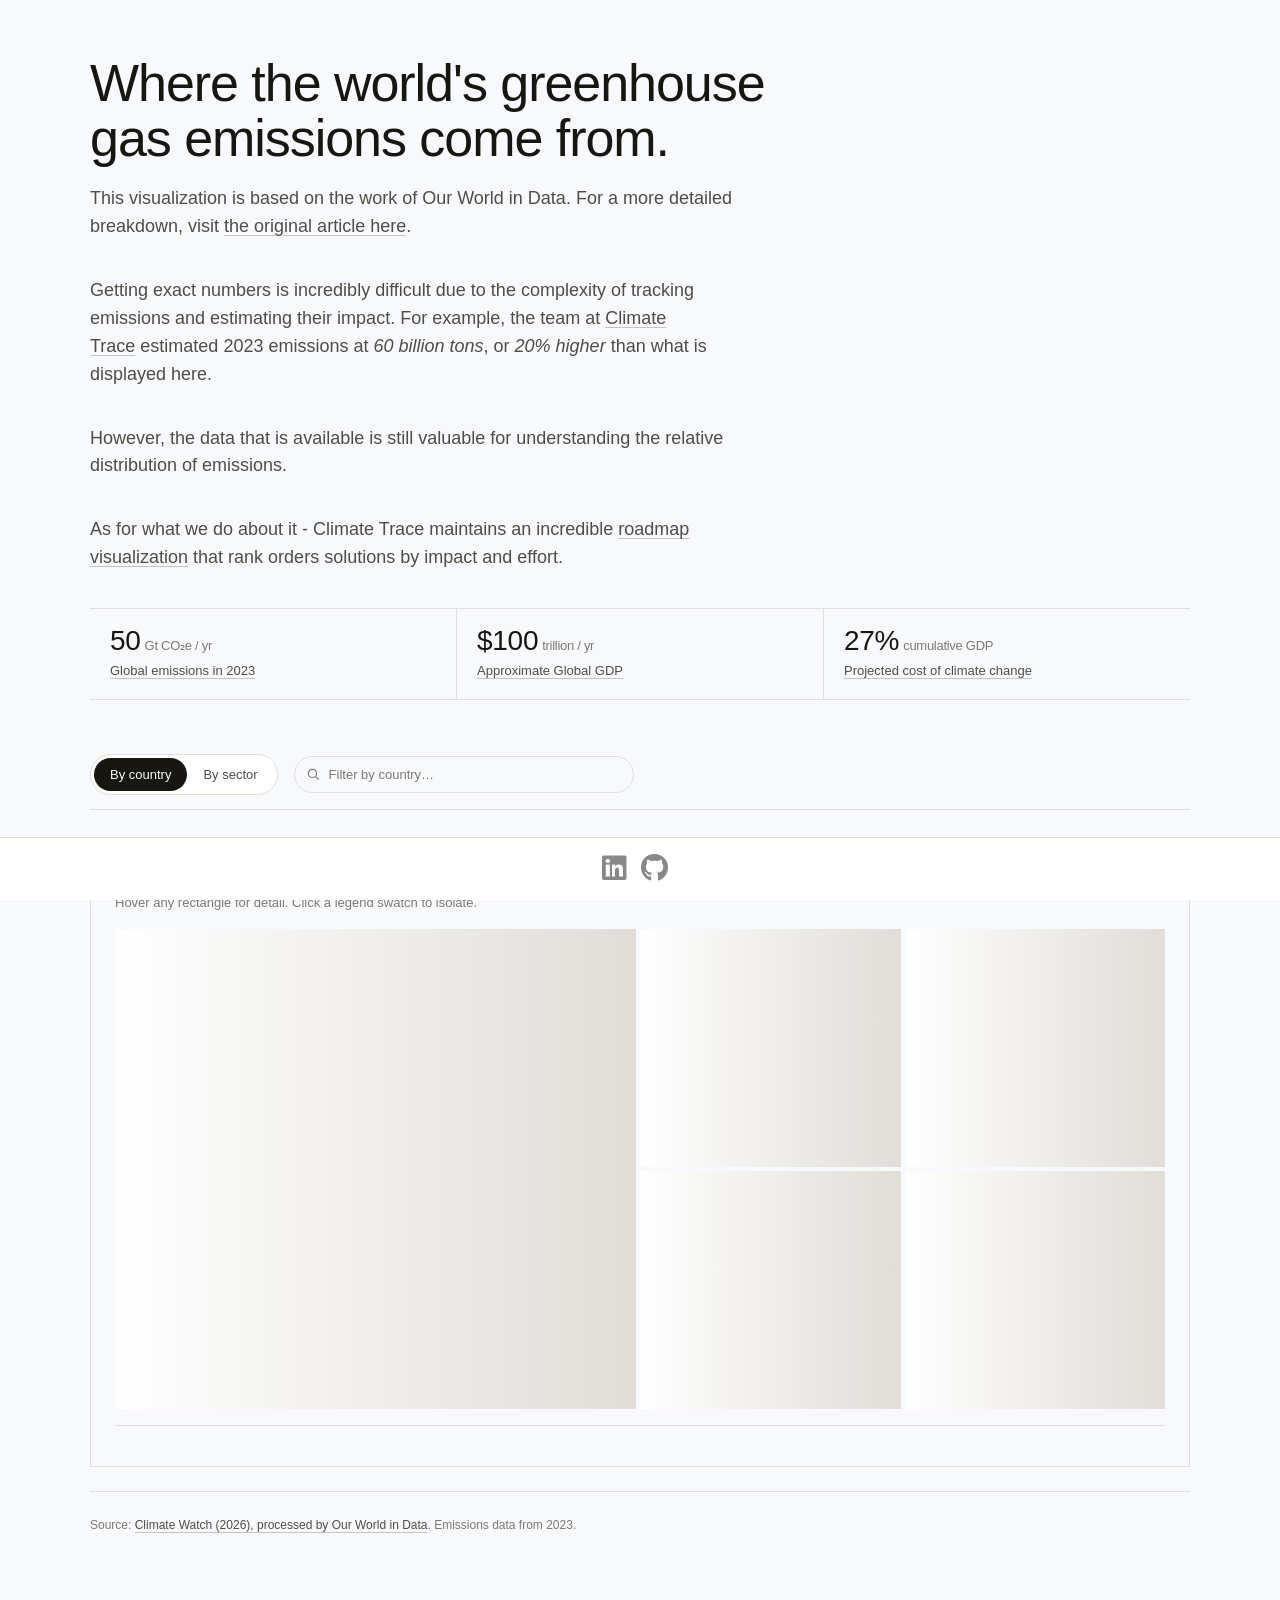
<file: index.html>
<!DOCTYPE html>
<html lang="en">
<head>
<meta charset="utf-8" />
<meta name="viewport" content="width=device-width, initial-scale=1" />
<title>Where the world's emissions come from</title>
<link
  rel="stylesheet"
  href="https://cdnjs.cloudflare.com/ajax/libs/font-awesome/5.15.4/css/all.min.css"
/>
<link rel="icon" href="data:image/svg+xml,<svg xmlns=%22http://www.w3.org/2000/svg%22 viewBox=%220 0 100 100%22><text y=%22.9em%22 font-size=%2290%22>✨</text></svg>">
<script src="https://d3js.org/d3.v7.min.js"></script>
<style>
  :root {
    --bg:        #f8f9fc;
    --surface:   #ffffff;
    --line:      oklch(0.90 0.008 80);
    --line-2:    oklch(0.82 0.01 80);
    --ink:       oklch(0.20 0.01 80);
    --ink-2:     oklch(0.42 0.01 80);
    --ink-3:     oklch(0.58 0.01 80);
    --accent:    oklch(0.58 0.17 35);
    --accent-2:  oklch(0.58 0.17 35 / 0.10);

    /* sector palette — same chroma/lightness, varied hue */
    --c-elec:    oklch(0.62 0.13 35);   /* ember */
    --c-trans:   oklch(0.62 0.13 70);   /* amber */
    --c-mfg:     oklch(0.62 0.13 130);  /* moss */
    --c-ind:     oklch(0.62 0.13 175);  /* teal */
    --c-agri:    oklch(0.62 0.13 220);  /* sky */
    --c-avia:    oklch(0.62 0.13 270);  /* indigo */
    --c-land:    oklch(0.62 0.13 320);  /* plum */
    --c-waste:   oklch(0.62 0.13 5);    /* rust */
    --c-bldg:    oklch(0.55 0.06 60);   /* taupe */
    --c-fugi:    oklch(0.45 0.04 60);   /* graphite */
    --c-other:   oklch(0.70 0.02 80);   /* sand */
  }

  * { box-sizing: border-box; }
  html, body { margin: 0; padding: 0; background: var(--bg); color: var(--ink); }
  body {
    font-family: Arial, Helvetica, sans-serif;
    font-size: 15px;
    line-height: 1.5;
    -webkit-font-smoothing: antialiased;
    text-rendering: optimizeLegibility;
    padding-bottom: 64px; /* room for fixed footer */
  }
  a { color: var(--ink-2); text-decoration: underline; text-decoration-color: var(--line-2); text-underline-offset: 3px; }
  a:hover { color: var(--accent); }

  .page { max-width: 1180px; margin: 0 auto; padding: 56px 40px 80px; }

  /* ---------- Header ---------- */
  .eyebrow {
    font-family: Arial, Helvetica, sans-serif;
    font-size: 12px;
    letter-spacing: 0.12em;
    text-transform: uppercase;
    color: var(--accent);
    margin-bottom: 20px;
    display: flex;
    align-items: center;
    gap: 10px;
  }
  .eyebrow::before {
    content: "";
    width: 24px; height: 1px;
    background: var(--accent);
    display: inline-block;
  }
  h1 {
    font-family: Arial, Helvetica, sans-serif;
    font-weight: 300;
    font-size: 52px;
    line-height: 1.05;
    letter-spacing: -0.02em;
    margin: 0 0 20px;
    text-wrap: balance;
    max-width: 880px;
  }
  h1 em { font-style: italic; color: var(--ink-2); font-weight: 400; }
  .dek {
    font-size: 18px;
    line-height: 1.55;
    color: var(--ink-2);
    max-width: 680px;
    margin: 0 0 36px;
    text-wrap: pretty;
  }

  /* ---------- Stat strip ---------- */
  .stats {
    display: grid;
    grid-template-columns: repeat(3, 1fr);
    gap: 1px;
    background: var(--line);
    border-top: 1px solid var(--line);
    border-bottom: 1px solid var(--line);
    margin: 0 0 40px;
  }
  .stat {
    background: var(--bg);
    padding: 18px 20px;
  }
  .stat .num {
    font-family: Arial, Helvetica, sans-serif;
    font-size: 28px;
    font-weight: 400;
    letter-spacing: -0.01em;
    line-height: 1;
    margin-bottom: 6px;
  }
  .stat .num .unit {
    font-family: Arial, Helvetica, sans-serif;
    font-size: 13px;
    color: var(--ink-3);
    margin-left: 4px;
    font-weight: 400;
  }
  .stat .lbl {
    font-size: 13px;
    color: var(--ink-2);
  }
  .stat .lbl a { color: var(--ink-2); text-decoration: underline; text-decoration-color: var(--line-2); text-underline-offset: 3px; }
  .stat .lbl a:hover { color: var(--accent); }

  /* ---------- Controls ---------- */
  .controls {
    display: flex;
    align-items: center;
    gap: 16px;
    flex-wrap: wrap;
    padding: 14px 0;
    border-bottom: 1px solid var(--line);
    margin-bottom: 28px;
  }
  .ctrl-label {
    font-family: Arial, Helvetica, sans-serif;
    font-size: 11px;
    letter-spacing: 0.08em;
    text-transform: uppercase;
    color: var(--ink-3);
  }

  /* segmented toggle */
  .seg {
    display: inline-flex;
    background: var(--surface);
    border: 1px solid var(--line);
    border-radius: 999px;
    padding: 3px;
    position: relative;
  }
  .seg button {
    appearance: none;
    border: 0;
    background: transparent;
    font: inherit;
    font-size: 13px;
    font-weight: 500;
    color: var(--ink-2);
    padding: 7px 16px;
    border-radius: 999px;
    cursor: pointer;
    transition: color .15s ease;
  }
  .seg button.active {
    background: var(--ink);
    color: var(--bg);
  }
  .seg button:not(.active):hover { color: var(--ink); }
  .seg button:disabled {
    opacity: 0.45;
    cursor: not-allowed;
    color: var(--ink-3);
  }

  /* search */
  .search {
    position: relative;
    flex: 1;
    max-width: 340px;
    min-width: 220px;
  }
  .search svg {
    position: absolute;
    left: 12px; top: 50%;
    transform: translateY(-50%);
    width: 14px; height: 14px;
    color: var(--ink-3);
    pointer-events: none;
  }
  .search input {
    width: 100%;
    appearance: none;
    border: 1px solid var(--line);
    background: var(--bg);
    border-radius: 999px;
    padding: 8px 14px 8px 34px;
    font: inherit;
    font-size: 13px;
    color: var(--ink);
    transition: border-color .15s ease, box-shadow .15s ease;
  }
  .search input:focus {
    outline: none;
    border-color: var(--ink-2);
    box-shadow: 0 0 0 3px var(--accent-2);
  }
  .search input::placeholder { color: var(--ink-3); }

  /* filter chip */
  .chips { display: flex; gap: 8px; align-items: center; flex-wrap: wrap; }
  .chip {
    display: inline-flex;
    align-items: center;
    gap: 6px;
    background: var(--ink);
    color: var(--bg);
    padding: 5px 6px 5px 12px;
    border-radius: 999px;
    font-size: 12px;
    font-weight: 500;
  }
  .chip button {
    appearance: none;
    border: 0;
    background: rgba(255,255,255,0.18);
    color: var(--bg);
    width: 18px; height: 18px;
    border-radius: 50%;
    display: inline-flex;
    align-items: center;
    justify-content: center;
    cursor: pointer;
    line-height: 0;
  }
  .chip button:hover { background: rgba(255,255,255,0.32); }

  /* ---------- Chart frame ---------- */
  .chart-frame {
    border: 1px solid var(--line);
    background: var(--bg);
    padding: 24px;
    margin-bottom: 16px;
    position: relative;
  }
  .chart-meta {
    display: flex;
    justify-content: space-between;
    align-items: baseline;
    margin-bottom: 16px;
    gap: 24px;
    flex-wrap: wrap;
  }
  .chart-title {
    font-family: Arial, Helvetica, sans-serif;
    font-size: 20px;
    font-weight: 500;
    letter-spacing: -0.01em;
  }
  .chart-sub {
    font-size: 13px;
    color: var(--ink-3);
  }
  .chart-total {
    font-family: Arial, Helvetica, sans-serif;
    font-size: 13px;
    color: var(--ink-2);
  }
  .chart-total b { color: var(--ink); font-weight: 500; }

  #viz {
    width: 100%;
    position: relative;
    min-height: 200px;
  }
  #viz svg { display: block; width: 100%; height: auto; }

  .cell {
    cursor: default;
    transition: opacity .15s ease, filter .15s ease;
  }
  .cell.dim { opacity: 0.35; }
  .cell-label {
    fill: #fff;
    font-family: Arial, Helvetica, sans-serif;
    font-size: 11px;
    font-weight: 500;
    pointer-events: none;
    paint-order: stroke;
    stroke: rgba(0,0,0,0.18);
    stroke-width: 0.5px;
  }
  .cell-value {
    fill: rgba(255,255,255,0.78);
    font-family: Arial, Helvetica, sans-serif;
    font-size: 10px;
    pointer-events: none;
  }
  .group-label {
    fill: var(--ink);
    font-family: Arial, Helvetica, sans-serif;
    font-size: 13px;
    font-weight: 600;
    pointer-events: none;
  }

  /* legend */
  .legend {
    display: flex;
    flex-wrap: wrap;
    gap: 6px 18px;
    padding-top: 16px;
    border-top: 1px solid var(--line);
    margin-top: 16px;
  }
  .legend .item {
    display: inline-flex;
    align-items: center;
    gap: 8px;
    font-size: 12px;
    color: var(--ink-2);
    cursor: pointer;
    user-select: none;
  }
  .legend .item:hover { color: var(--ink); }
  .legend .item .sw {
    width: 10px; height: 10px;
    border-radius: 2px;
    flex-shrink: 0;
  }
  .legend .item.muted { opacity: 0.4; }

  /* tooltip */
  .tt {
    position: fixed;
    pointer-events: none;
    background: var(--ink);
    color: var(--bg);
    padding: 10px 12px;
    border-radius: 6px;
    font-size: 12px;
    line-height: 1.4;
    box-shadow: 0 8px 24px rgba(0,0,0,0.18);
    opacity: 0;
    transition: opacity .12s ease;
    z-index: 50;
    max-width: 240px;
  }
  .tt.show { opacity: 1; }
  .tt .name { font-weight: 600; margin-bottom: 4px; }
  .tt .val { font-family: Arial, Helvetica, sans-serif; color: oklch(0.85 0.01 80); }
  .tt .sub { font-size: 11px; color: oklch(0.72 0.01 80); margin-top: 2px; }

  /* loading */
  .skeleton {
    display: grid;
    grid-template-columns: 2fr 1fr 1fr;
    grid-template-rows: 1fr 1fr;
    gap: 4px;
    height: 480px;
  }
  .skeleton > div {
    background: linear-gradient(90deg, var(--surface), var(--line), var(--surface));
    background-size: 200% 100%;
    animation: shimmer 1.6s infinite;
  }
  .skeleton > div:nth-child(1) { grid-row: 1 / span 2; }
  @keyframes shimmer {
    0% { background-position: 200% 0; }
    100% { background-position: -200% 0; }
  }

  /* original-style fixed footer */
  footer {
    background-color: #fff;
    padding: 1rem;
    text-align: center;
    font-size: 14px;
    position: fixed;
    left: 0;
    bottom: 0;
    width: 100%;
    border-top: 1px solid var(--line);
    z-index: 30;
  }
  .social-icons a {
    display: inline-block;
    margin-right: 10px;
    color: #888;
    text-decoration: none;
  }
  .social-icons a:hover { color: #333; }

  /* footnote */
  .footnote {
    display: flex;
    justify-content: space-between;
    align-items: center;
    flex-wrap: wrap;
    gap: 12px;
    padding-top: 24px;
    margin-top: 24px;
    border-top: 1px solid var(--line);
    font-size: 12px;
    color: var(--ink-3);
  }
  .footnote a { color: var(--ink-2); text-decoration: underline; text-decoration-color: var(--line-2); text-underline-offset: 3px; }
  .footnote a:hover { color: var(--accent); }
  .footnote .src { max-width: 70%; }

  @media (max-width: 720px) {
    .page { padding: 32px 20px 56px; }
    h1 { font-size: 36px; }
    .dek { font-size: 16px; }
    .stats { grid-template-columns: 1fr; }
  }
</style>
</head>
<body>
  <main class="page">
    <!-- <div class="eyebrow">Climate · 2023 data</div> -->
    <h1>Where the world's greenhouse gas emissions come from.</h1>
    <p class="dek">This visualization is based on the work of Our World in Data. For a more detailed breakdown, visit <a href="https://ourworldindata.org/emissions-by-sector">the original article here</a>.</p>
    <p class="dek">Getting exact numbers is incredibly difficult due to the complexity of tracking emissions and estimating their impact. For example, the team at <a href="https://climatetrace.org/inventory?from=2023&to=2023">Climate Trace</a> estimated 2023 emissions at <em>60 billion tons</em>, or <em>20% higher</em> than what is displayed here.</p>
    <p class="dek">However, the data that is available is still valuable for understanding the relative distribution of emissions.</p>
    <p class="dek">As for what we do about it - Climate Trace maintains an incredible <a href="https://climatetrace.org/reduce/countries/all/Global">roadmap visualization</a> that rank orders solutions by impact and effort.</p>

    <section class="stats">
      <div class="stat">
        <div class="num">50<span class="unit">Gt CO₂e / yr</span></div>
        <div class="lbl"><a href="https://data.worldbank.org/indicator/EN.ATM.GHGT.KT.CE?skipRedirection=true">Global emissions in 2023</a></div>
      </div>
      <div class="stat">
        <div class="num">$100<span class="unit">trillion / yr</span></div>
        <div class="lbl"><a href="https://data.worldbank.org/indicator/NY.GDP.MKTP.CD">Approximate Global GDP</a></div>
      </div>
      <div class="stat">
        <div class="num">27%<span class="unit">cumulative GDP</span></div>
        <div class="lbl"><a href="https://web-assets.bcg.com/a1/fc/811b182f481fbe039d51776ec172/landing-the-economic-case-for-climate-action-with-decision-makers-wo-spine-mar-2025.pdf">Projected cost of climate change</a></div>
      </div>
    </section>

    <div class="controls">
      <!-- <span class="ctrl-label">View</span> -->
      <div class="seg" role="tablist" aria-label="View mode">
        <button class="active" data-view="country">By country</button>
        <button data-view="sector">By sector</button>
      </div>
      <div class="search">
        <svg viewBox="0 0 24 24" fill="none" stroke="currentColor" stroke-width="2" stroke-linecap="round" stroke-linejoin="round"><circle cx="11" cy="11" r="7"></circle><line x1="21" y1="21" x2="16.65" y2="16.65"></line></svg>
        <input id="search" list="countries" placeholder="Filter by country…" autocomplete="off" />
        <datalist id="countries"></datalist>
      </div>
      <div class="chips" id="chips"></div>
    </div>

    <section class="chart-frame">
      <div class="chart-meta">
        <div>
          <div class="chart-title" id="chart-title">Emissions by country, then sector</div>
          <div class="chart-sub" id="chart-sub">Hover any rectangle for detail. Click a legend swatch to isolate.</div>
        </div>
        <div class="chart-total" id="chart-total"></div>
      </div>
      <div id="viz">
        <div class="skeleton"><div></div><div></div><div></div><div></div><div></div></div>
      </div>
      <div class="legend" id="legend"></div>
    </section>

    <div class="footnote">
      <div class="src">Source: <a href="https://ourworldindata.org/emissions-by-sector">Climate Watch (2026), processed by Our World in Data</a>. Emissions data from 2023.</div>
    </div>
  </main>

  <footer>
    <div class="social-icons">
      <a href="https://www.linkedin.com/in/liufranklin" target="_blank"><i class="fab fa-linkedin fa-2x"></i></a>
      <a href="https://github.com/liufran1" target="_blank"><i class="fab fa-github fa-2x"></i></a>
    </div>
  </footer>

  <div class="tt" id="tt"></div>

<script>
const SECTOR_FIELDS = [
  'Electricity and heat',
  'Transport',
  'Manufacturing and construction',
  'Industry',
  'Agriculture',
  'Aviation and shipping',
  'Land-use change and forestry',
  'Waste',
  'Buildings',
  'Fugitive emissions',
  'Other fuel combustion'
];

const SECTOR_COLOR = {
  'Electricity and heat':           getCss('--c-elec'),
  'Transport':                      getCss('--c-trans'),
  'Manufacturing and construction': getCss('--c-mfg'),
  'Industry':                       getCss('--c-ind'),
  'Agriculture':                    getCss('--c-agri'),
  'Aviation and shipping':          getCss('--c-avia'),
  'Land-use change and forestry':   getCss('--c-land'),
  'Waste':                          getCss('--c-waste'),
  'Buildings':                      getCss('--c-bldg'),
  'Fugitive emissions':             getCss('--c-fugi'),
  'Other fuel combustion':          getCss('--c-other'),
};

function getCss(name) {
  return getComputedStyle(document.documentElement).getPropertyValue(name).trim();
}

const fmtMt = d3.format(",.0f");        // millions of tCO2e
const fmtPct = d3.format(".1%");

const state = {
  view: 'country',     // 'country' | 'sector'
  filter: '',          // country name
  isolatedSector: null,// sector hover/isolate
  rows: [],
  fullTotal: 0,
};

// --- data prep ---
function latestRows(rows, filter='') {
  const maxYear = {};
  for (const r of rows) {
    if (!r.Code || r.Code.includes('OWID_')) continue;
    maxYear[r.Entity] = Math.max(r.Year, maxYear[r.Entity] || 0);
  }
  let out = rows.filter(r => r.Code && !r.Code.includes('OWID_') && r.Year === maxYear[r.Entity]);
  out.sort((a,b) => totalOf(b) - totalOf(a));
  if (filter) out = out.filter(r => r.Entity === filter);
  return out;
}
function totalOf(row) {
  return SECTOR_FIELDS.reduce((s,f) => s + (row[f] || 0), 0);
}

function buildHierarchy(rows, view) {
  const root = { name: 'root', children: [] };
  if (view === 'country') {
    for (const r of rows) {
      const node = { name: r.Entity, children: [] };
      for (const f of SECTOR_FIELDS) {
        if (r[f] > 0) node.children.push({ name: f, country: r.Entity, sector: f, value: r[f] });
      }
      if (node.children.length) root.children.push(node);
    }
  } else {
    for (const f of SECTOR_FIELDS) {
      const node = { name: f, sector: f, children: [] };
      for (const r of rows) {
        if (r[f] > 0) node.children.push({ name: r.Entity, country: r.Entity, sector: f, value: r[f] });
      }
      if (node.children.length) root.children.push(node);
    }
  }
  return root;
}

// --- render ---
const viz = d3.select('#viz');
const tt = d3.select('#tt');

function renderTreemap() {
  const filteredRows = state.filter ? state.rows.filter(r => r.Entity === state.filter) : state.rows;
  const total = d3.sum(filteredRows, totalOf);
  const root = buildHierarchy(filteredRows, state.view);

  const width = viz.node().clientWidth;
  // scale height by share of global
  const baseH = 560;
  const scale = state.filter ? Math.max(0.35, Math.sqrt(total / state.fullTotal)) : 1;
  const height = state.filter ? Math.max(280, baseH * scale) : baseH;

  d3.select('#chart-total').html(
    `<b>${fmtMt(total/1e6)}</b> Mt CO₂e ` +
    (state.filter ? `· ${fmtPct(total/state.fullTotal)} of global` : `· ${fmtPct(total/state.fullTotal)} of global`)
  );

  const hier = d3.hierarchy(root)
    .sum(d => d.value || 0)
    .sort((a,b) => b.value - a.value);

  // Pre-pass to know each group's untouched footprint so we can pad large
  // groups generously and small ones not at all.
  const probe = d3.treemap().size([width, height]).paddingInner(1).round(true);
  probe(hier.copy());
  // d3.treemap accepts functions for padding — give big groups breathing room
  // (label + outer gap), tiny groups none.
  const padTop = d => {
    const w = d.x1 - d.x0, h = d.y1 - d.y0;
    return (w >= 80 && h >= 60) ? 22 : 1;
  };
  const padOuter = d => {
    const w = d.x1 - d.x0, h = d.y1 - d.y0;
    return (w >= 80 && h >= 60) ? 10 : 1;
  };
  d3.treemap()
    .size([width, height])
    .paddingInner(1)
    .paddingOuter(padOuter)
    .paddingTop(padTop)
    .round(true)(hier);

  const leaves = hier.leaves();
  const groups = hier.children || [];

  viz.select('.skeleton').remove();
  let svg = viz.select('svg');
  if (svg.empty()) svg = viz.append('svg');
  svg.attr('viewBox', `0 0 ${width} ${height}`)
     .attr('width', width).attr('height', height);

  // group labels — only when the group has room
  const labelGroups = groups.filter(d => (d.x1 - d.x0) >= 80 && (d.y1 - d.y0) >= 60);
  const gSel = svg.selectAll('text.group-label').data(labelGroups, d => d.data.name);
  gSel.exit().remove();
  gSel.enter().append('text')
    .attr('class','group-label')
    .merge(gSel)
    .attr('x', d => d.x0 + 2)
    .attr('y', d => d.y0 + 14)
    .text(d => {
      const w = d.x1 - d.x0;
      const full = `${d.data.name} · ${fmtMt(d.value/1e6)} Mt`;
      // ~6.5 px/char for 13px Arial — trim if overflowing
      const maxChars = Math.floor((w - 6) / 6.5);
      if (full.length <= maxChars) return full;
      if (d.data.name.length <= maxChars) return d.data.name;
      return d.data.name.slice(0, Math.max(0, maxChars - 1)) + '…';
    });

  // cells
  const cells = svg.selectAll('g.cell').data(leaves, d => `${d.data.country}|${d.data.sector}`);
  cells.exit().remove();
  const cellsEnter = cells.enter().append('g').attr('class','cell');
  cellsEnter.append('rect');
  cellsEnter.append('text').attr('class','cell-label');
  cellsEnter.append('text').attr('class','cell-value');

  const cellsAll = cellsEnter.merge(cells);

  cellsAll
    .on('mouseenter', (e,d) => {
      tt.classed('show', true).html(
        `<div class="name">${d.data.country}</div>` +
        `<div class="sub">${d.data.sector}</div>` +
        `<div class="val">${fmtMt(d.value/1e6)} Mt CO₂e · ${fmtPct(d.value/state.fullTotal)} of global</div>`
      );
    })
    .on('mousemove', (e) => {
      const x = Math.min(e.clientX + 14, window.innerWidth - 260);
      const y = Math.min(e.clientY + 14, window.innerHeight - 100);
      tt.style('left', x+'px').style('top', y+'px');
    })
    .on('mouseleave', () => tt.classed('show', false))
    .classed('dim', d => state.isolatedSector && d.data.sector !== state.isolatedSector);

  cellsAll.select('rect')
    .transition().duration(400)
    .attr('x', d => d.x0)
    .attr('y', d => d.y0)
    .attr('width',  d => Math.max(0, d.x1 - d.x0))
    .attr('height', d => Math.max(0, d.y1 - d.y0))
    .attr('fill', d => SECTOR_COLOR[d.data.sector] || 'var(--c-other)');

  cellsAll.select('text.cell-label')
    .attr('x', d => d.x0 + 8)
    .attr('y', d => d.y0 + 16)
    .text(d => {
      const w = d.x1 - d.x0, h = d.y1 - d.y0;
      if (w < 60 || h < 28) return '';
      return state.view === 'country' ? d.data.country : d.data.country;
    });

  cellsAll.select('text.cell-value')
    .attr('x', d => d.x0 + 8)
    .attr('y', d => d.y0 + 30)
    .text(d => {
      const w = d.x1 - d.x0, h = d.y1 - d.y0;
      if (w < 80 || h < 44) return '';
      const sectorLabel = d.data.sector || '';
      return state.view === 'country'
        ? sectorLabel.replace('Manufacturing and construction','Mfg & const.')
                     .replace('Land-use change and forestry','Land use')
                     .replace('Aviation and shipping','Aviation')
                     .replace('Electricity and heat','Electricity')
                     .replace('Other fuel combustion','Other fuel')
        : d.data.country;
    });

  // chart title/subtitle
  if (state.filter) {
    d3.select('#chart-title').text(`${state.filter} — emissions by sector`);
    d3.select('#chart-sub').text('Box size scales relative to global emissions.');
  } else if (state.view === 'country') {
    d3.select('#chart-title').text('Emissions by country, then sector');
    d3.select('#chart-sub').text('Largest emitters first. Color encodes sector.');
  } else {
    d3.select('#chart-title').text('Emissions by sector, then country');
    d3.select('#chart-sub').text('Each group is a sector; cells inside are the countries contributing to it.');
  }

  d3.selectAll('.seg button').property('disabled', !!state.filter);
}

function renderLegend() {
  const present = new Set();
  const filteredRows = state.filter ? state.rows.filter(r => r.Entity === state.filter) : state.rows;
  for (const r of filteredRows) for (const f of SECTOR_FIELDS) if (r[f] > 0) present.add(f);

  const data = SECTOR_FIELDS.filter(f => present.has(f));
  const sel = d3.select('#legend').selectAll('.item').data(data, d => d);
  sel.exit().remove();
  const enter = sel.enter().append('div').attr('class','item');
  enter.append('span').attr('class','sw');
  enter.append('span').attr('class','lbl');
  const all = enter.merge(sel);
  all.select('.sw').style('background', d => SECTOR_COLOR[d]);
  all.select('.lbl').text(d => d);
  all.classed('muted', d => state.isolatedSector && state.isolatedSector !== d)
     .on('mouseenter', (e,d) => { state.isolatedSector = d; renderTreemap(); renderLegend(); })
     .on('mouseleave', () => { state.isolatedSector = null; renderTreemap(); renderLegend(); });
}

function renderChips() {
  const sel = d3.select('#chips').selectAll('.chip').data(state.filter ? [state.filter] : []);
  sel.exit().remove();
  const enter = sel.enter().append('div').attr('class','chip');
  enter.append('span').text(d => d);
  enter.append('button').attr('aria-label','Clear filter').html(svgX());
  enter.select('button').on('click', () => {
    state.filter = '';
    document.getElementById('search').value = '';
    renderAll();
  });
}
function svgX() { return '<svg width="10" height="10" viewBox="0 0 24 24" fill="none" stroke="currentColor" stroke-width="3" stroke-linecap="round"><line x1="6" y1="6" x2="18" y2="18"/><line x1="18" y1="6" x2="6" y2="18"/></svg>'; }

function renderAll() {
  renderChips();
  renderLegend();
  renderTreemap();
}

// --- wire up ---
d3.selectAll('.seg button').on('click', function() {
  if (this.disabled) return;
  d3.selectAll('.seg button').classed('active', false);
  d3.select(this).classed('active', true);
  state.view = this.dataset.view;
  renderTreemap();
});

d3.select('#search').on('input', function() {
  const v = this.value.trim();
  // only commit when matches a known country
  const opts = Array.from(document.querySelectorAll('#countries option')).map(o => o.value);
  if (!v) { state.filter = ''; renderAll(); return; }
  if (opts.includes(v)) { state.filter = v; renderAll(); }
});

window.addEventListener('resize', () => renderTreemap());

// --- load data ---
d3.csv('data/ghg-emissions-by-sector.csv', d3.autoType)
  .then(raw => {
    state.rows = latestRows(raw);
    state.fullTotal = d3.sum(state.rows, totalOf);

    // datalist
    const dl = d3.select('#countries');
    state.rows.map(r => r.Entity).sort().forEach(c => dl.append('option').attr('value', c));

    renderAll();
  })
  .catch(error => {
    console.error('Failed to load emissions data:', error);
  });
</script>
</body>
</html>
</file>
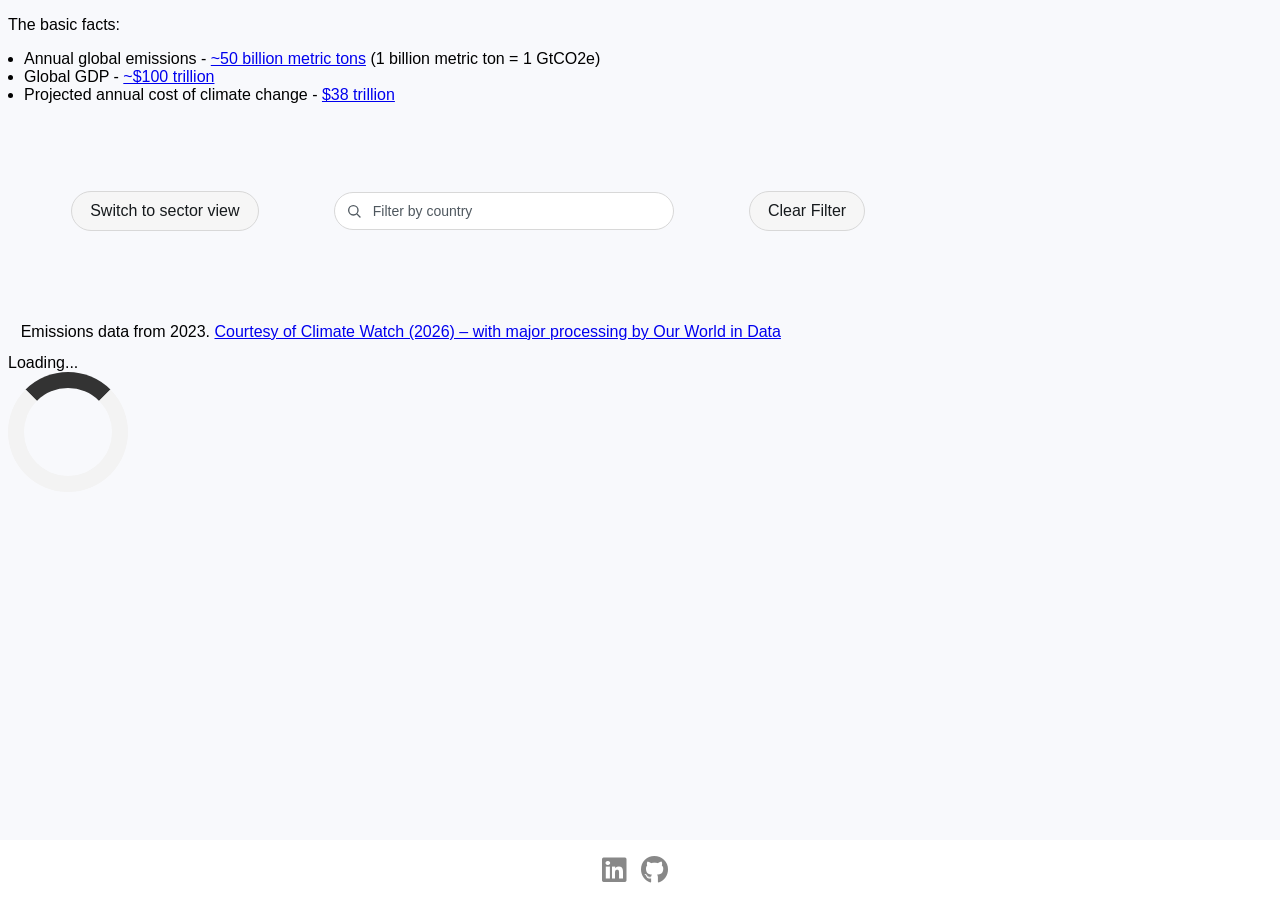
<file: index-old.html>
<!DOCTYPE html>
<html>

<head>
  <meta charset="utf-8">
  <meta name="viewport" content="width=device-width">
  <title>Carbon Emission Treemap</title>
  <link href="style.css" rel="stylesheet" type="text/css" />
  <link
      rel="stylesheet"
      href="https://cdnjs.cloudflare.com/ajax/libs/font-awesome/5.15.4/css/all.min.css"
    />
  <style>
    :root {
      --bg: #fcfcfc;
      --surface: #f6f6f6;
      --line: #d8d8d8;
      --ink: #161a1d;
      --ink-2: #4f585f;
      --accent: #4f76ff;
      --accent-soft: rgba(79,118,255,0.14);
    }

    .controls {
      display: flex;
      flex-wrap: wrap;
      align-items: center;
      gap: 12px;
      margin: 24px 0 16px;
    }

    #toggle-data,
    #clear-filter {
      appearance: none;
      border: 1px solid var(--line);
      border-radius: 999px;
      background: var(--surface);
      color: var(--ink);
      padding: 10px 18px;
      font: inherit;
      cursor: pointer;
      transition: background .15s ease, border-color .15s ease, color .15s ease, box-shadow .15s ease;
    }

    #toggle-data:hover,
    #clear-filter:hover {
      background: #eceff4;
    }

    #toggle-data:disabled {
      opacity: 0.55;
      cursor: not-allowed;
    }

    .search {
      position: relative;
      min-width: 220px;
      width: min(100%, 340px);
    }

    .search svg {
      position: absolute;
      left: 12px;
      top: 50%;
      transform: translateY(-50%);
      width: 16px;
      height: 16px;
      color: var(--ink-2);
      pointer-events: none;
    }

    #country-filter {
      width: 100%;
      appearance: none;
      border: 1px solid var(--line);
      background: white;
      border-radius: 999px;
      padding: 10px 14px 10px 38px;
      font: inherit;
      font-size: 14px;
      color: var(--ink);
      transition: border-color .15s ease, box-shadow .15s ease;
    }

    #country-filter:focus {
      outline: none;
      border-color: var(--accent);
      box-shadow: 0 0 0 3px var(--accent-soft);
    }

    #country-filter::placeholder {
      color: var(--ink-2);
    }

    #viz text {
      font-family: system-ui, sans-serif;
      pointer-events: none;
    }

    .leaf-text {
      fill: white;
      font-size: 11px;
      font-weight: 500;
    }

    .country-text {
      fill: var(--ink);
      font-size: 14px;
      font-weight: 600;
    }

    .tooltip {
      position: absolute;
      pointer-events: none;
      background: var(--ink);
      color: white;
      padding: 10px 12px;
      border-radius: 10px;
      font-size: 13px;
      line-height: 1.4;
      box-shadow: 0 12px 32px rgba(0,0,0,0.18);
      opacity: 0;
      transition: opacity .12s ease;
      z-index: 50;
      max-width: 260px;
    }

    .tooltip.visible {
      opacity: 1;
    }

    .tooltip strong {
      display: block;
      margin-bottom: 4px;
      font-weight: 600;
    }

    .tooltip .value {
      font-family: monospace;
      color: #e8ebee;
    }
  </style>
  <title>Global Carbon Emissions</title>
  <script src="https://d3js.org/d3.v7.min.js"></script>
</head>

<body>
  <p>
    The basic facts:
  <ul>
    <li>Annual global emissions - <a href="https://data.worldbank.org/indicator/EN.ATM.GHGT.KT.CE?skipRedirection=true">~50 billion metric tons</a> (1 billion metric ton = 1 GtCO2e)</li>
    <li>Global GDP - <a href="https://data.worldbank.org/indicator/NY.GDP.MKTP.CD"> ~$100 trillion</a></li>
    <li>Projected annual cost of climate change - <a
        href="https://www.axios.com/2024/04/18/climate-change-damages-38-trillion ">$38 trillion</a></li>
  </ul>
  </p>
  <div class="controls">
    <button id="toggle-data">Switch to sector view</button>
    <div class="search">
      <svg viewBox="0 0 24 24" fill="none" stroke="currentColor" stroke-width="2" stroke-linecap="round" stroke-linejoin="round" aria-hidden="true"><circle cx="11" cy="11" r="7"></circle><line x1="21" y1="21" x2="16.65" y2="16.65"></line></svg>
      <input type="text" id="country-filter" list="countries" placeholder="Filter by country">
      <datalist id="countries"></datalist>
    </div>
    <button id="clear-filter">Clear Filter</button>
  </div>
  <div style="padding: 1%;">
    Emissions data from 2023. <a href="https://ourworldindata.org/emissions-by-sector">Courtesy of Climate Watch (2026) – with major processing by Our World in Data</a>
  </div>
  <div id="loaddiv">
    Loading...
    <div class="loader"></div>
  </div>
  <div id="viz" style="padding: 5%;"></div>
  <script src="script.js"></script>
</body>
  <footer>
    <div class="social-icons">
      <a href="https://www.linkedin.com/in/liufranklin" target="_blank"
        ><i class="fab fa-linkedin fa-2x"></i
      ></a>
      <a href="https://github.com/liufran1" target="_blank"
        ><i class="fab fa-github fa-2x"></i
      ></a>
    </div>
  </footer>
</html>
</file>
<file: style.css>
/* 1. Enable smooth scrolling */
html {
  scroll-behavior: smooth;
}

/* 2. Make nav sticky */
main>nav {
  position: sticky;
  top: 2rem;
  align-self: start;
}

/* 3. ScrollSpy active styles (see JS tab for activation) */
.section-nav li.active>a {
  color: #333;
  font-weight: 500;
}

/* Sidebar Navigation */
.section-nav {
  padding-left: 0;
  border-left: 1px solid #efefef;
}

.section-nav a {
  text-decoration: none;
  display: block;
  padding: .125rem 0;
  color: #ccc;
  transition: all 50ms ease-in-out;
  /* 💡 This small transition makes setting of the active state smooth */
}

.section-nav a:hover,
.section-nav a:focus {
  color: #666;
}

/** Poor man's reset **/
* {
  box-sizing: border-box;
}

html,
body {
  background: #f8f9fc;
}

body {
  font-family: Arial, Helvetica, sans-serif;
}

ul,
ol {
  /* list-style: none; */
  margin: 0;
  padding: 0;
}

li {
  margin-left: 1rem;
}

h1 {
  font-weight: 300;
}

/** page layout **/
main {
  display: grid;
  grid-template-columns: 1fr 15em;
  max-width: 100em;
  width: 90%;
  margin: 0 auto;
}

/** enlarge the sections for this demo, so that we have a long scrollable page **/
section {
  padding-bottom: 20rem;
}

.title {
  margin: 0;
  line-height: 1.15;
  font-size: 4rem;
}

.title,
.description {
  text-align: center;
}

.description {
  margin: 4rem 0;
  line-height: 1.5;
  font-size: 1.5rem;
}

.code {
  background: #fafafa;
  border-radius: 5px;
  padding: 0.75rem;
  font-size: 1.1rem;
  font-family: Menlo, Monaco, Lucida Console, Liberation Mono, DejaVu Sans Mono,
    Bitstream Vera Sans Mono, Courier New, monospace;
}

.grid {
  display: flex;
  align-items: center;
  justify-content: center;
  flex-wrap: wrap;
  max-width: 800px;
}

.card {
  margin: 1rem;
  padding: 1.5rem;
  text-align: left;
  color: inherit;
  text-decoration: none;
  border: 1px solid #eaeaea;
  border-radius: 10px;
  transition: color 0.15s ease, border-color 0.15s ease;
  max-width: 300px;
}

.card:hover,
.card:focus,
.card:active {
  color: #0070f3;
  border-color: #0070f3;
}

.card h2 {
  margin: 0 0 1rem 0;
  font-size: 1.5rem;
}

.card p {
  margin: 0;
  font-size: 1.25rem;
  line-height: 1.5;
}

@media (max-width: 600px) {
  .grid {
    width: 100%;
    flex-direction: column;
  }
}

/* Waypoints  */
.graphic {
  width: 100%;
  position: relative;
}

.tooltip {
  position: absolute;
  pointer-events: none;
  background: rgba(0, 0, 0, 0.85);
  color: #fff;
  padding: 0.5rem 0.75rem;
  border-radius: 0.5rem;
  font-size: 0.9rem;
  line-height: 1.4;
  box-shadow: 0 0.5rem 1rem rgba(0, 0, 0, 0.25);
  opacity: 0;
  visibility: hidden;
  transition: opacity 0.15s ease, transform 0.15s ease;
  transform: translateY(-0.25rem);
  z-index: 20;
  white-space: nowrap;
}

.tooltip.visible {
  opacity: 1;
  visibility: visible;
  transform: translateY(0);
}

.graphic__prose {
  width: 24rem;
}

.graphic__prose .trigger {
  padding: 0;
  margin: 0;
  min-height: 240px;
  /* min-height: 150vh; */
  padding-bottom: 150vh;
  font-size: 3vh;

}

.graphic__prose .overlap-trigger {
  z-index: 1;
  position: relative;
  background-color: #f8f9fc;
  padding-bottom: 3vh;
  padding-top: 3vh;
  padding-left: 4rem;
  opacity: 0.9;
  min-height: 0;
}

.graphic__vis {
  position: absolute;
  top: 0;
  margin-left: 30rem;
  -webkit-transform: translate3d(0, 0, 0);
  -moz-transform: translate3d(0, 0, 0);
  transform: translate3d(0, 0, 0);
  height: 100vh;
}

.padding_text {
  min-height: 240px;
  padding-bottom: 150vh;
  font-size: 3vh
}

.graphic__vis.is-fixed {
  position: fixed;
}

.graphic__vis.is-bottom {
  top: auto;
  bottom: 0;
}

.graphic__vis svg {
  /* border: 1px dashed black; */
  top: 50%;
  position: relative;
  -webkit-transform: translateY(-50%);
  -moz-transform: translateY(-50%);
  transform: translateY(-50%);

}

.item circle {
  stroke: #666;
  stroke-width: 1px;
  fill: #fff;
}

.item text {
  fill: #666;
  font-size: 12px;
  text-anchor: middle;
  alignment-baseline: middle;
}

button {
  display: inline-block;
  margin: 5%;
  /*      height: 500px;*/
  background-color: #333;
  color: #f8f9fc;
  padding: 10px 20px;
  border: none;
  border-radius: 4px;
  font-size: 12px;
  cursor: pointer;
}

button:hover {
  background-color: #888;
}

footer {
  background-color: #fff;
  padding: 1rem;
  text-align: center;
  font-size: 14px;
  position: fixed;
  left: 0;
  bottom: 0;
  width: 100%;
  /*  height: 50px;*/
}

.social-icons a {
  display: inline-block;
  margin-right: 10px;
  color: #888;
}

.social-icons a:hover {
  color: #333;
}

.loader {
  border: 16px solid #f3f3f3;
  /* Light grey */
  border-top: 16px solid #333;
  border-radius: 50%;
  width: 120px;
  height: 120px;
  animation: spin 2s linear infinite;
}

@keyframes spin {
  0% {
    transform: rotate(0deg);
  }

  100% {
    transform: rotate(360deg);
  }
}
</file>
